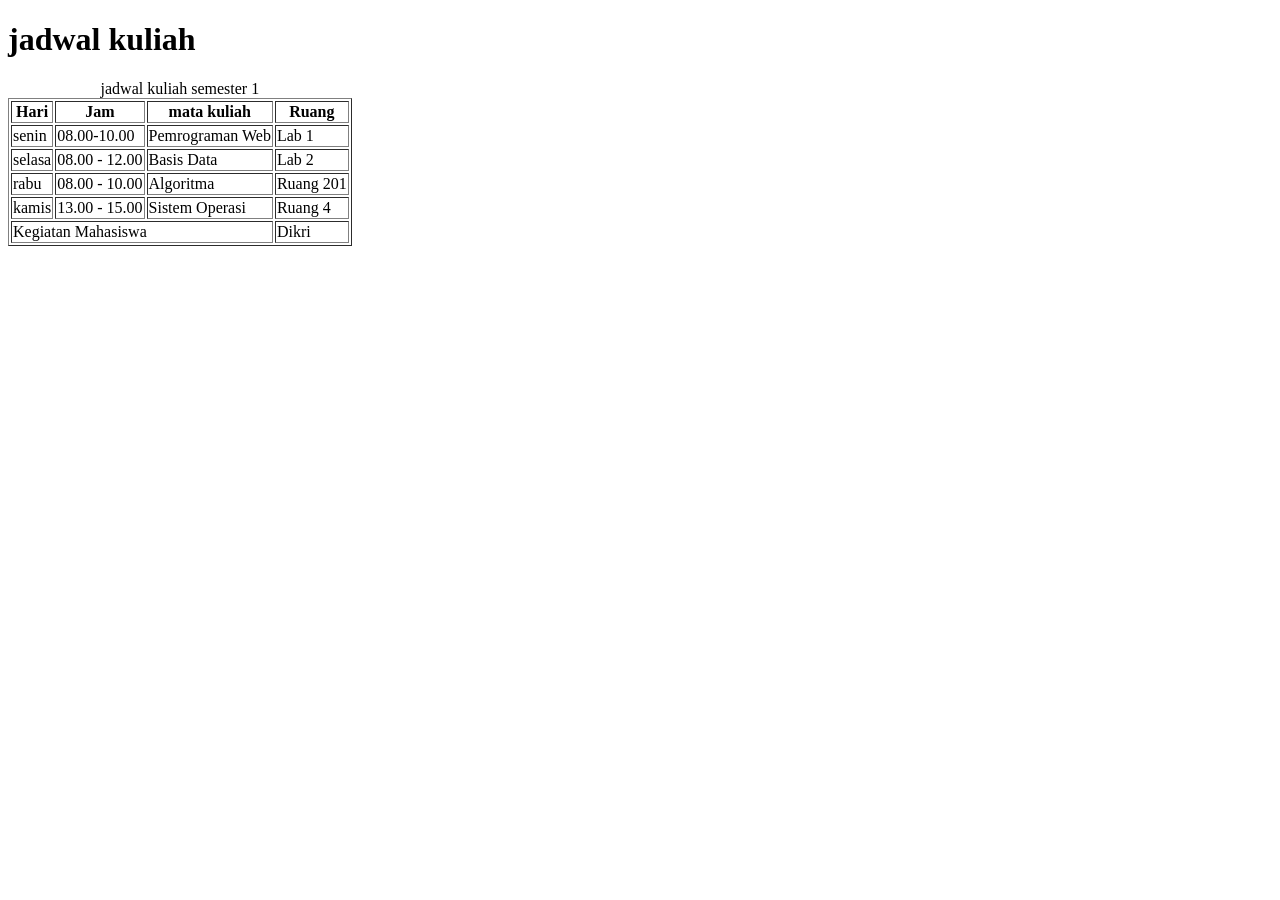
<file: coding2/index.html>
<!DOCTYPE html>
<html lang="en">
<head>
    <meta charset="UTF-8">
    <meta name="viewport" content="width=device-width, initial-scale=1.0">
    <title>Jadwal Kuliah</title>
</head>
<body>
    <h1>jadwal kuliah</h1>

    <table border="1">
        <caption>jadwal kuliah semester 1</caption>
        <thead>
            <tr>
                <th>Hari</th>
                <th>Jam</th>
                <th>mata kuliah</th>
                <th>Ruang</th>
            </tr>
        </thead>
        <tbody>
            <tr>
                <td>senin</td>
                <td>08.00-10.00</td>
                <td>Pemrograman Web</td>
                <td>Lab 1</td>
            </tr>
            <tr>
                <td>selasa</td>
                <td>08.00 - 12.00</td>
                <td>Basis Data</td>
                <td>Lab 2</td>
            </tr>
            <tr>
                <td>rabu</td>
                <td>08.00 - 10.00</td>
                <td>Algoritma</td>
                <td>Ruang 201</td>
            </tr>
            <tr>
                <td>kamis</td>
                <td>13.00 - 15.00</td>
                <td>Sistem Operasi</td>
                <td>Ruang 4</td>
            </tr>
            <tr>
                <td colspan="3">Kegiatan Mahasiswa</td>
                    <td>Dikri</td>
            </tr>
    </table>
</body>
</html></html>
</file>
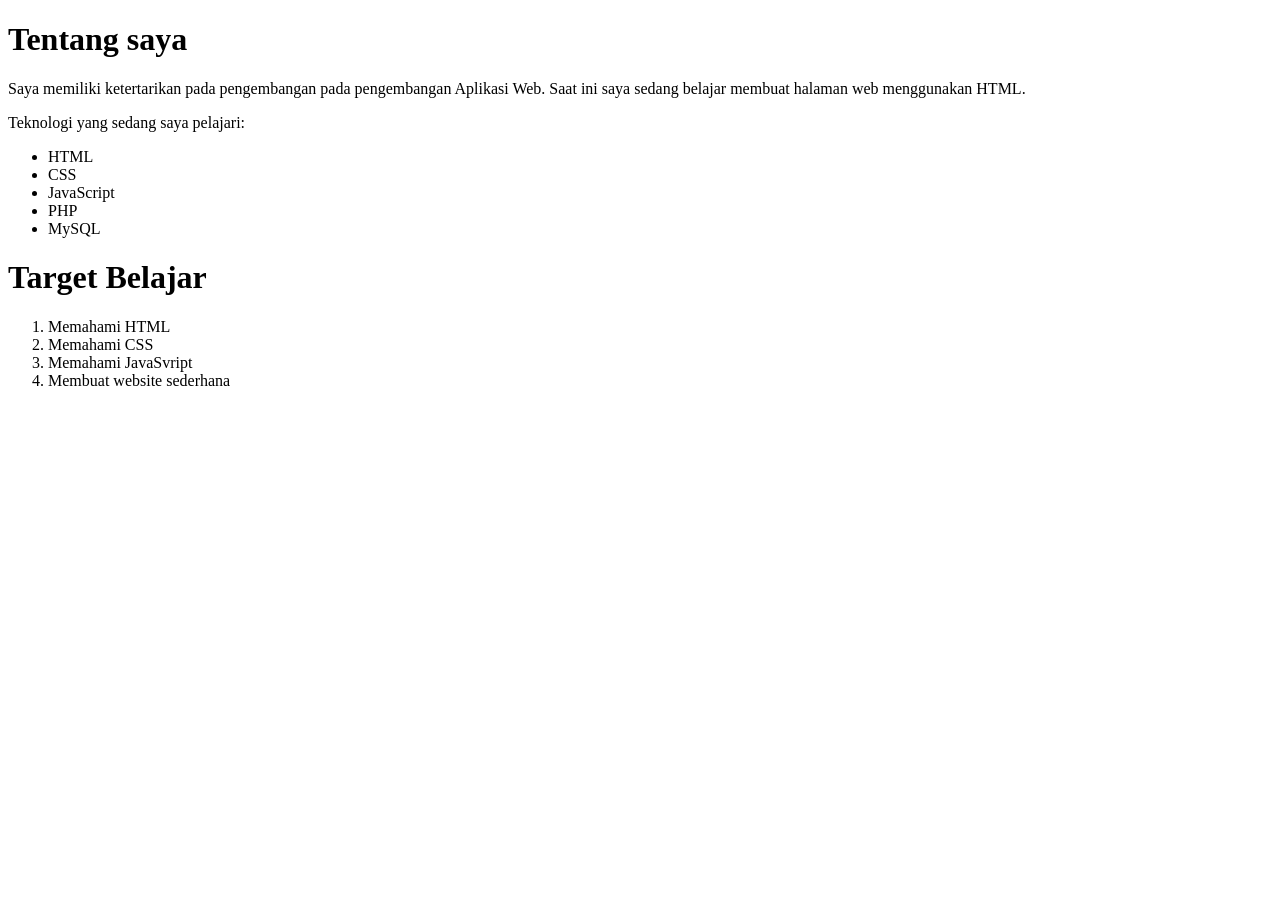
<file: Coding3/index.html>
<!DOCTYPE html>
<html lang="en">
<head>
    <meta charset="UTF-8">
    <meta name="viewport" content="width=device-width, initial-scale=1.0">
    <title>Tentang saya</title>
</head>
<body>
    
    <h1>Tentang saya</h1>

    <p>
        Saya memiliki ketertarikan pada pengembangan pada pengembangan Aplikasi Web.
        Saat ini saya sedang belajar membuat halaman web menggunakan HTML.
    </p>
    <p>
        Teknologi yang sedang saya pelajari:<P>
            <ul>
                <li>HTML</li>
                <li>CSS</li>
                <li>JavaScript</li>
                <li>PHP</li>
                <li>MySQL</li>
            </ul>

            <h1>Target Belajar</h1>
            <ol>
                <li>Memahami HTML</li>
                <li>Memahami CSS</li>
                <li>Memahami JavaSvript</li>
                <li>Membuat website sederhana</li>
            </ol>
</body>
</html>
</file>
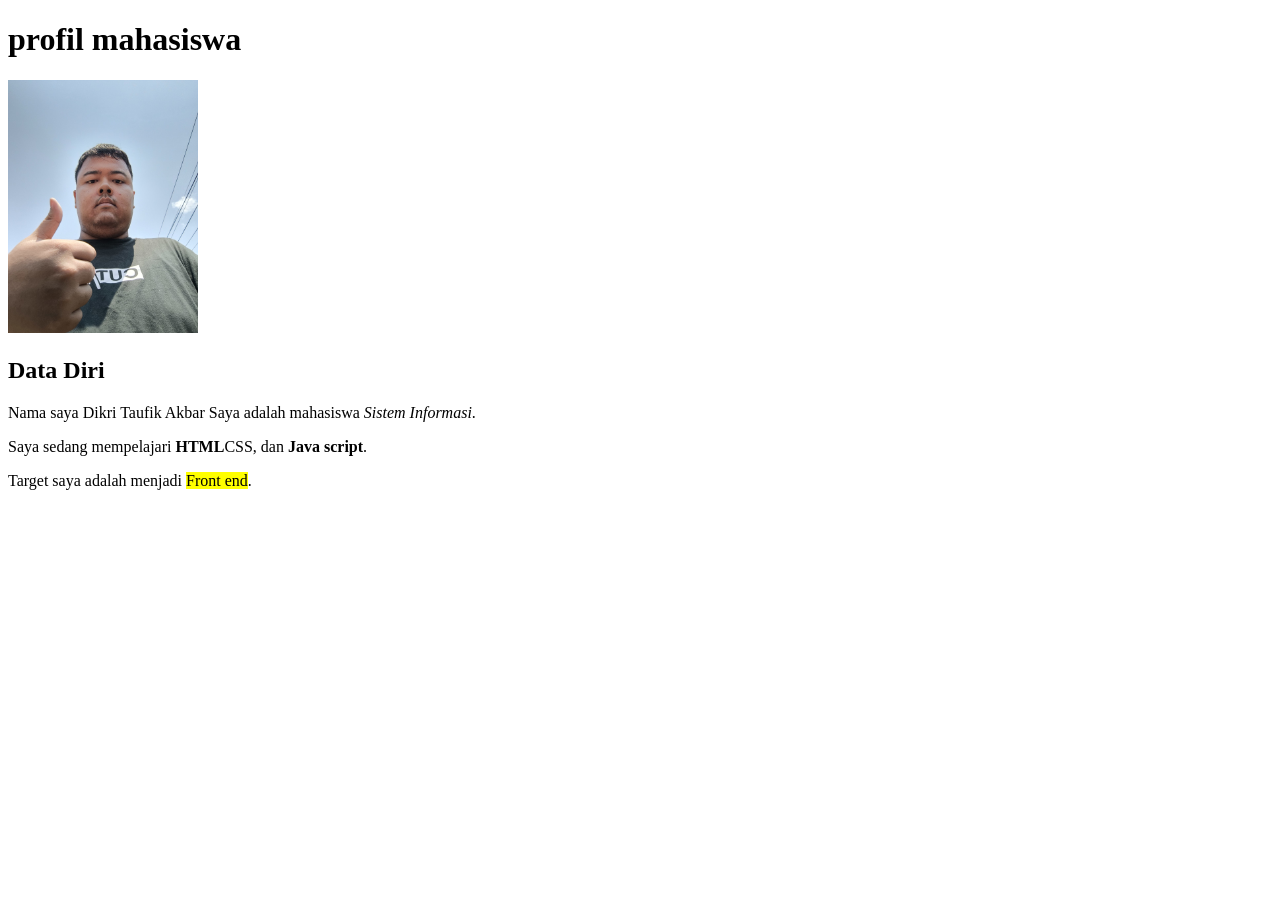
<file: Potofolio tugas/index.html>
<!DOCTYPE html>
<html lang="en">
<head>
    <meta charset="UTF-8">
    <meta name="viewport" content="width=device-width, initial-scale=1.0">
    <title>Profil mahasiswa</title>
</head>

<body>
    <h1>profil mahasiswa</h1>
    <!--foto profil-->
    <img src="foto_jpg.jpg.jpeg" alt="foto profil" width="190">
    
    <h2>Data Diri</h2>

    <p>
        Nama saya <stong>Dikri Taufik Akbar</stong>
        Saya adalah mahasiswa <em>Sistem Informasi</em>.
    </p>
<p>Saya sedang mempelajari <strong>HTML</strong>CSS</strong>, dan
    <strong>Java script</strong>.

</p>
<P>
    Target saya adalah menjadi <mark>Front end</mark>.
</P>
    
</body>
</html>
</file>
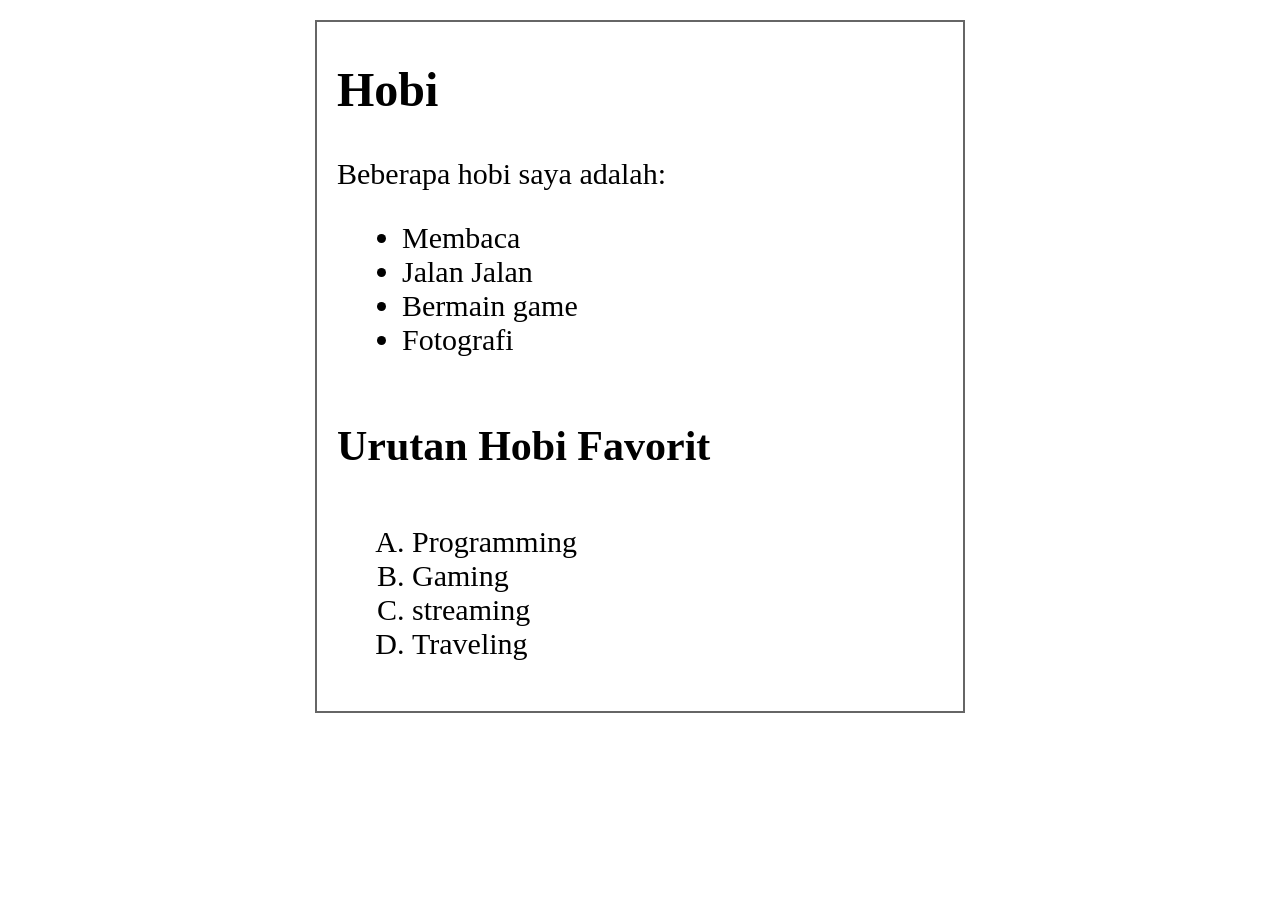
<file: coding 6/hobi.html>
<!DOCTYPE html>
<html lang="id">
<head>
    <meta charset="UTF-8">
    <meta name="viewport" content="width=device-width, initial-scale=1.0">
    <title>Hobi</title>

    <style>
        .kotak {
            border: 2px solid #666;
            padding: 20px;
            width: 650px;
            max-width: 90%;
            margin: 20px auto;
            box-sizing: border-box;
        }

        h1 {
            font-size: 48px;
            margin-top: 20px;
            margin-bottom: 40px;
        }

        p {
            font-size: 30px;
        }

        ul {
            font-size: 30px;
            margin-left: 25px;
            margin-bottom: 65px;
        }

        h2 {
            font-size: 42px;
            margin-bottom: 55px;
        }

        ol {
            font-size: 30px;
            list-style-type: upper-alpha;
            margin-left: 35px;
        }

        @media (max-width: 600px) {
            .kotak {
                width: 95%;
                padding: 15px;
            }

            h1 {
                font-size: 38px;
            }

            p, ul, ol {
                font-size: 24px;
            }

            h2 {
                font-size: 32px;
            }
        }
    </style>
</head>

<body>

    <div class="kotak">

        <h1>Hobi</h1>

        <p>Beberapa hobi saya adalah:</p>

        <ul>
            <li>Membaca</li>
            <li>Jalan Jalan</li>
            <li>Bermain game</li>
            <li>Fotografi</li>
        </ul>

        <h2>Urutan Hobi Favorit</h2>

        <ol>
            <li>Programming</li>
            <li>Gaming</li>
            <li>streaming</li>
            <li>Traveling</li>
        </ol>

    </div>

</body>
</html>
</file>
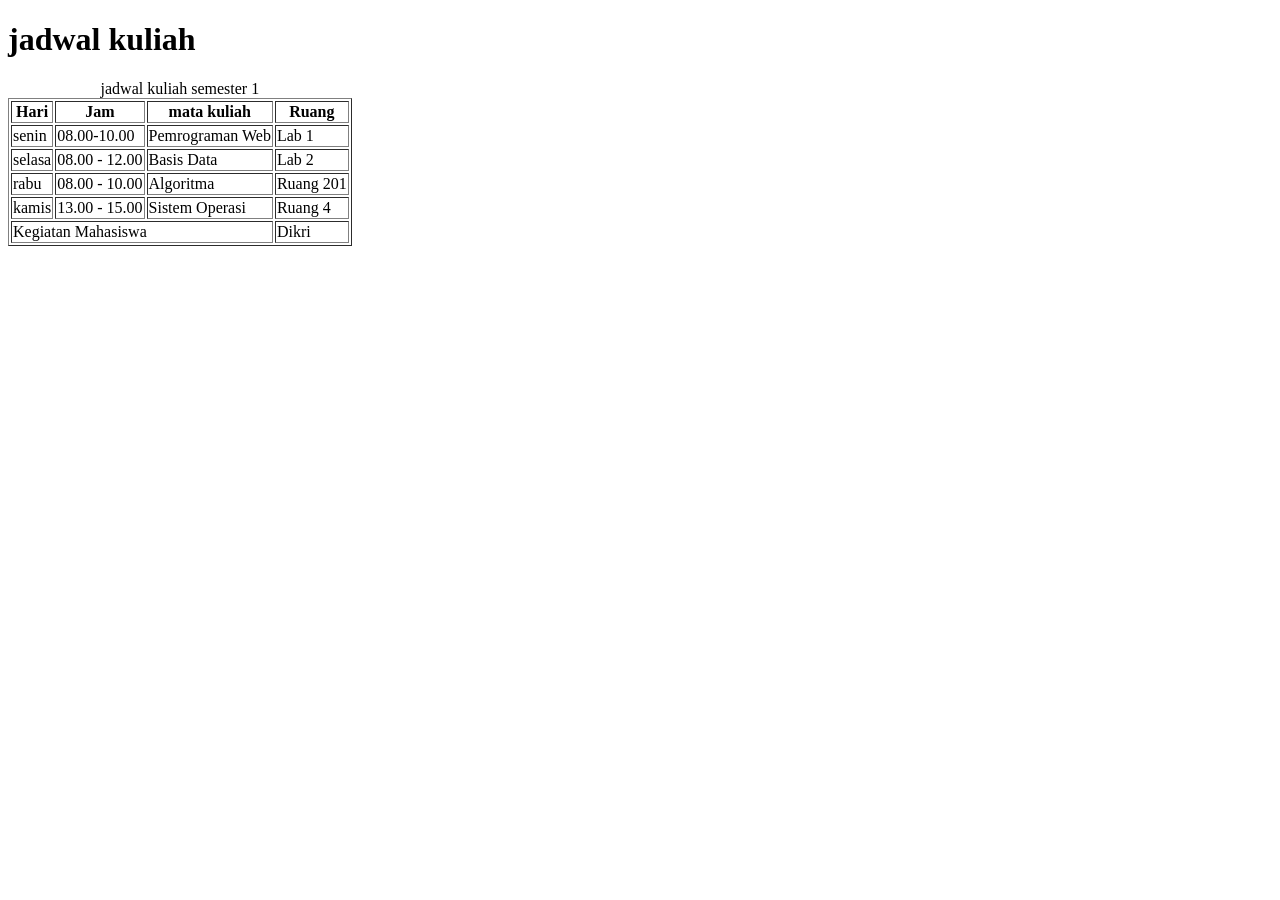
<file: coding2/JadwalKuliah.html>
<!DOCTYPE html>
<html lang="en">
<head>
    <meta charset="UTF-8">
    <meta name="viewport" content="width=device-width, initial-scale=1.0">
    <title>Jadwal Kuliah</title>
</head>
<body>
    <h1>jadwal kuliah</h1>

    <table border="1">
        <caption>jadwal kuliah semester 1</caption>
        <thead>
            <tr>
                <th>Hari</th>
                <th>Jam</th>
                <th>mata kuliah</th>
                <th>Ruang</th>
            </tr>
        </thead>
        <tbody>
            <tr>
                <td>senin</td>
                <td>08.00-10.00</td>
                <td>Pemrograman Web</td>
                <td>Lab 1</td>
            </tr>
            <tr>
                <td>selasa</td>
                <td>08.00 - 12.00</td>
                <td>Basis Data</td>
                <td>Lab 2</td>
            </tr>
            <tr>
                <td>rabu</td>
                <td>08.00 - 10.00</td>
                <td>Algoritma</td>
                <td>Ruang 201</td>
            </tr>
            <tr>
                <td>kamis</td>
                <td>13.00 - 15.00</td>
                <td>Sistem Operasi</td>
                <td>Ruang 4</td>
            </tr>
            <tr>
                <td colspan="3">Kegiatan Mahasiswa</td>
                    <td>Dikri</td>
            </tr>
    </table>
</body>
</html></html>
</file>
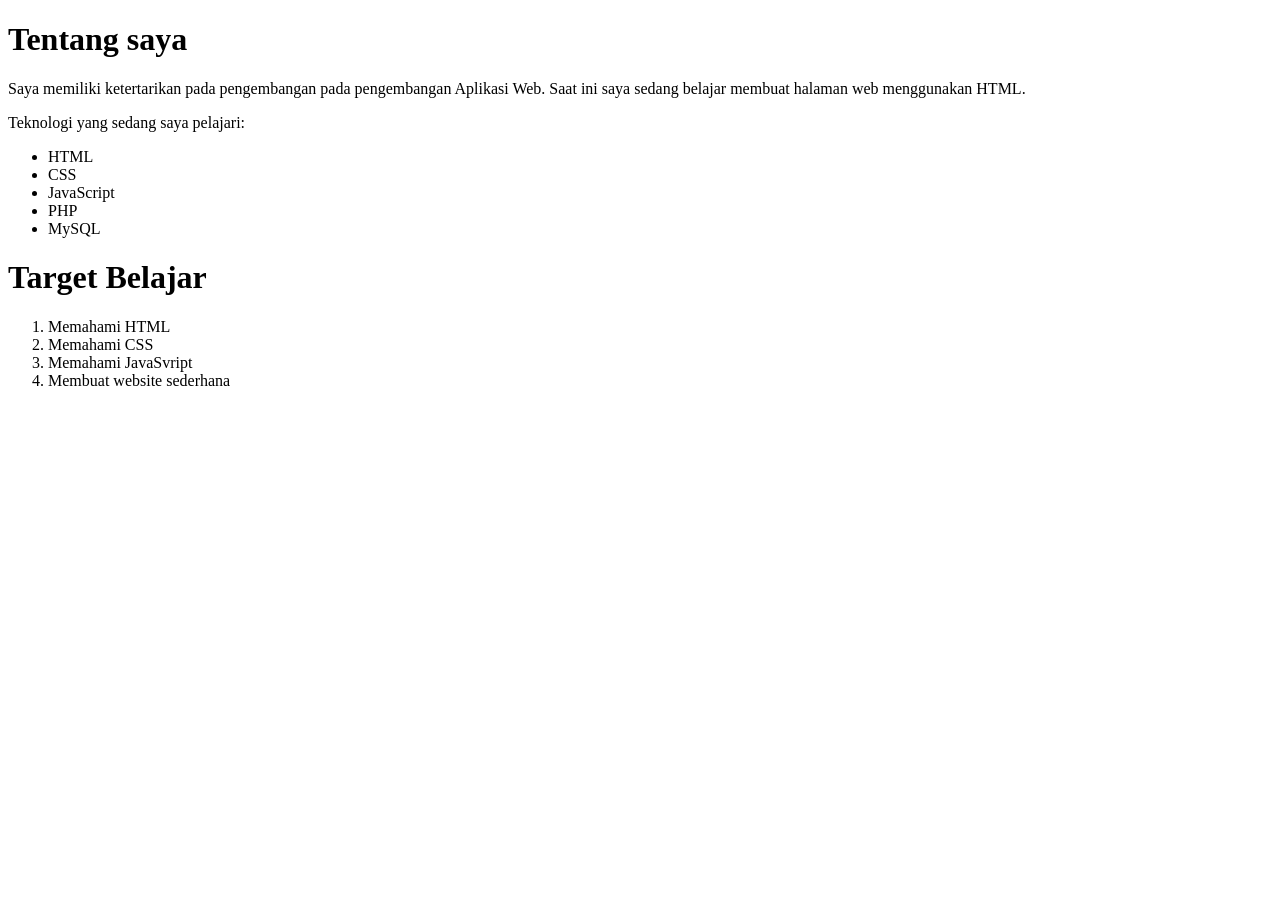
<file: Coding3/Aboutme.html>
<!DOCTYPE html>
<html lang="en">
<head>
    <meta charset="UTF-8">
    <meta name="viewport" content="width=device-width, initial-scale=1.0">
    <title>Tentang saya</title>
</head>
<body>
    
    <h1>Tentang saya</h1>

    <p>
        Saya memiliki ketertarikan pada pengembangan pada pengembangan Aplikasi Web.
        Saat ini saya sedang belajar membuat halaman web menggunakan HTML.
    </p>
    <p>
        Teknologi yang sedang saya pelajari:<P>
            <ul>
                <li>HTML</li>
                <li>CSS</li>
                <li>JavaScript</li>
                <li>PHP</li>
                <li>MySQL</li>
            </ul>

            <h1>Target Belajar</h1>
            <ol>
                <li>Memahami HTML</li>
                <li>Memahami CSS</li>
                <li>Memahami JavaSvript</li>
                <li>Membuat website sederhana</li>
            </ol>
</body>
</html>
</file>
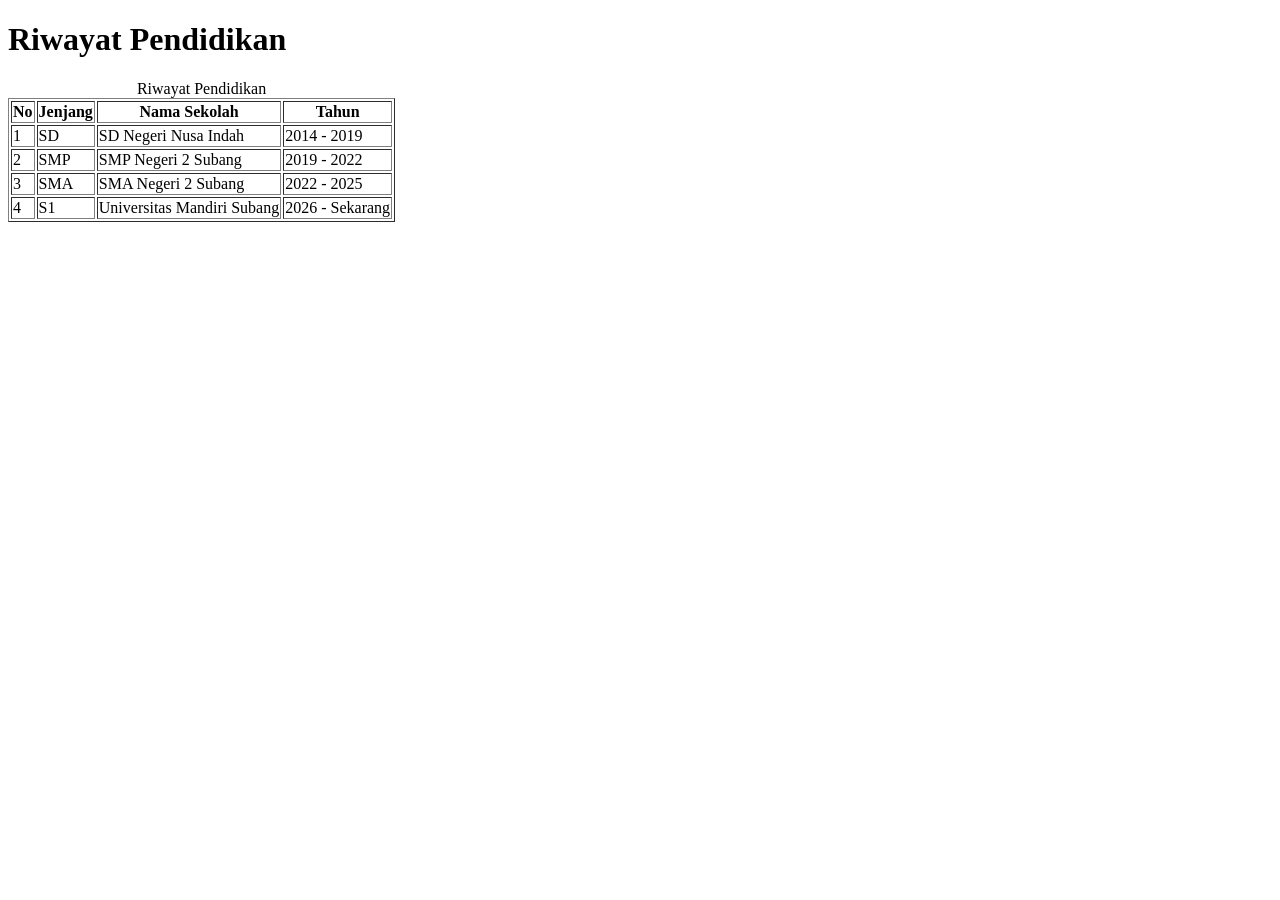
<file: Coding4/Education.html>
<!DOCTYPE html>
<html lang="id">
<head>
    <meta charset="UTF-8">
    <meta name="viewport" content="width=device-width, initial-scale=1.0">
    <title>Riwayat Pendidikan</title>
</head>
<body>

    <h1>Riwayat Pendidikan</h1>

    <table border="1">
        <caption>Riwayat Pendidikan</caption>

        <thead>
            <tr>
                <th>No</th>
                <th>Jenjang</th>
                <th>Nama Sekolah</th>
                <th>Tahun</th>
            </tr>
        </thead>

        <tbody>
            <tr>
                <td>1</td>
                <td>SD</td>
                <td>SD Negeri Nusa Indah</td>
                <td>2014 - 2019</td>
            </tr>

            <tr>
                <td>2</td>
                <td>SMP</td>
                <td>SMP Negeri 2 Subang</td>
                <td>2019 - 2022</td>
            </tr>

            <tr>
                <td>3</td>
                <td>SMA</td>
                <td>SMA Negeri 2 Subang</td>
                <td>2022 - 2025</td>
            </tr>

            <tr>
                <td>4</td>
                <td>S1</td>
                <td>Universitas Mandiri Subang</td>
                <td>2026 - Sekarang</td>
            </tr>
        </tbody>
    </table>

</body>
</html>
</file>
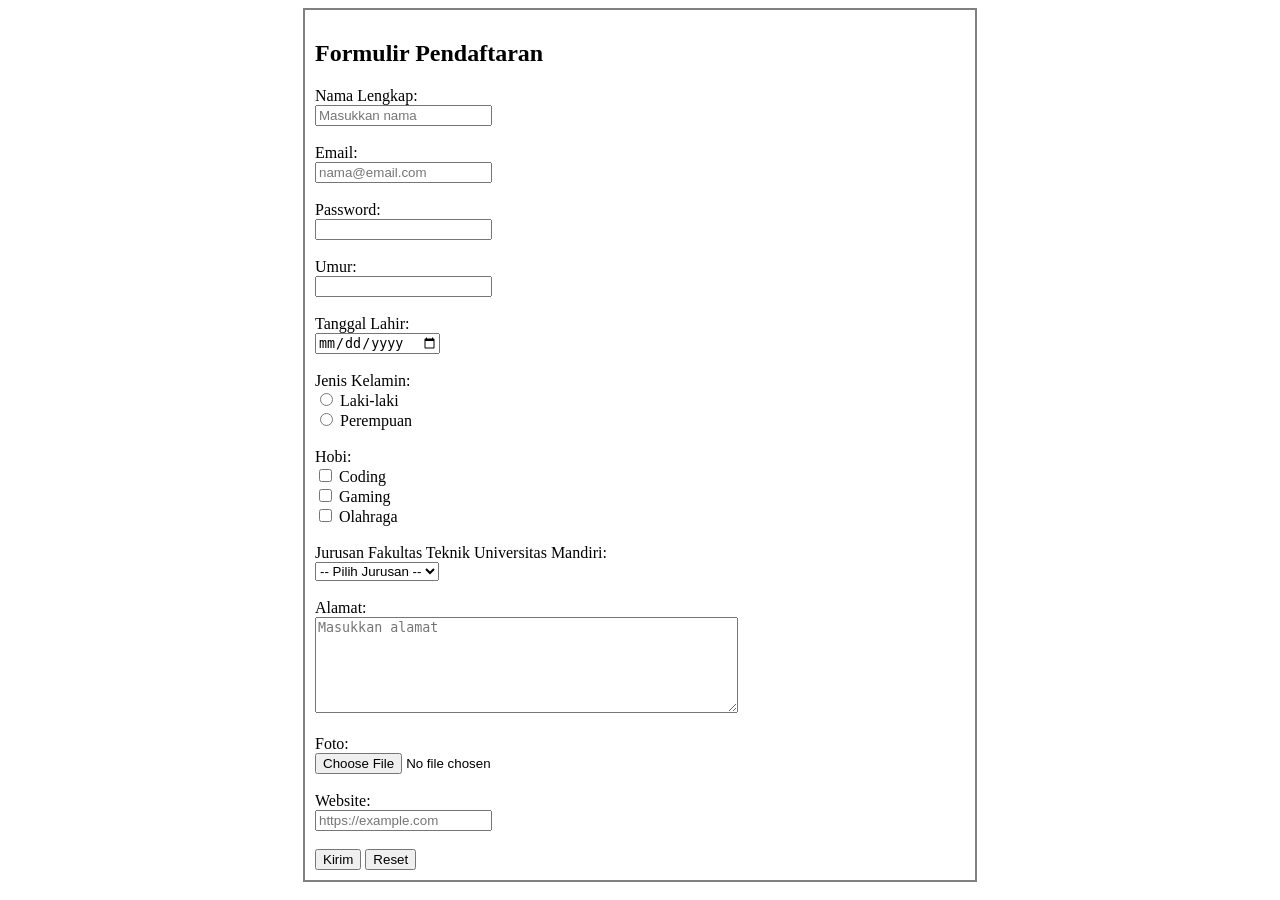
<file: Coding5/Form.html>
<!DOCTYPE html>
<html lang="id">
<head>
    <meta charset="UTF-8">
    <meta name="viewport" content="width=device-width, initial-scale=1.0">
    <title>Formulir Pendaftaran</title>
</head>
<body>

    <div style="border: 2px solid gray; padding: 10px; width: 650px; max-width: 90%; margin: auto;">

        <h2>Formulir Pendaftaran</h2>

        <form action="#" method="post" enctype="multipart/form-data">

            <label for="nama">Nama Lengkap:</label><br>
            <input type="text" id="nama" name="nama"
                   placeholder="Masukkan nama" required>
            <br><br>

            <label for="email">Email:</label><br>
            <input type="email" id="email" name="email"
                   placeholder="nama@email.com" required>
            <br><br>

            <label for="password">Password:</label><br>
            <input type="password" id="password" name="password" required>
            <br><br>

            <label for="umur">Umur:</label><br>
            <input type="number" id="umur" name="umur" min="1">
            <br><br>

            <label for="tanggal">Tanggal Lahir:</label><br>
            <input type="date" id="tanggal" name="tanggal_lahir" required>
            <br><br>

            Jenis Kelamin:<br>
            <input type="radio" id="laki" name="jenis_kelamin"
                   value="Laki-laki" required>
            <label for="laki">Laki-laki</label><br>

            <input type="radio" id="perempuan" name="jenis_kelamin"
                   value="Perempuan">
            <label for="perempuan">Perempuan</label>
            <br><br>

            Hobi:<br>
            <input type="checkbox" id="coding" name="hobi[]" value="Coding">
            <label for="coding">Coding</label><br>

            <input type="checkbox" id="gaming" name="hobi[]" value="Gaming">
            <label for="gaming">Gaming</label><br>

            <input type="checkbox" id="olahraga" name="hobi[]" value="Olahraga">
            <label for="olahraga">Olahraga</label>
            <br><br>

            <label for="jurusan">Jurusan Fakultas Teknik Universitas Mandiri:</label><br>

            <select id="jurusan" name="jurusan" required>
                <option value="">-- Pilih Jurusan --</option>
                <option value="Informatika">Informatika</option>
                <option value="Sistem Informasi">Sistem Informasi</option>
                <option value="Teknik Industri">Teknik Industri</option>
                <option value="Teknik Sipil">Teknik Sipil</option>
                <option value="Teknik Elektro">Teknik Elektro</option>
            </select>
            <br><br>

            <label for="alamat">Alamat:</label><br>
            <textarea id="alamat" name="alamat"
                      rows="6" cols="50"
                      placeholder="Masukkan alamat" required></textarea>
            <br><br>

            <label for="foto">Foto:</label><br>
            <input type="file" id="foto" name="foto" accept="image/*">
            <br><br>

            <label for="website">Website:</label><br>
            <input type="url" id="website" name="website"
                   placeholder="https://example.com">
            <br><br>

            <button type="submit">Kirim</button>
            <button type="reset">Reset</button>

        </form>
    </div>

</body>
</html>
</file>
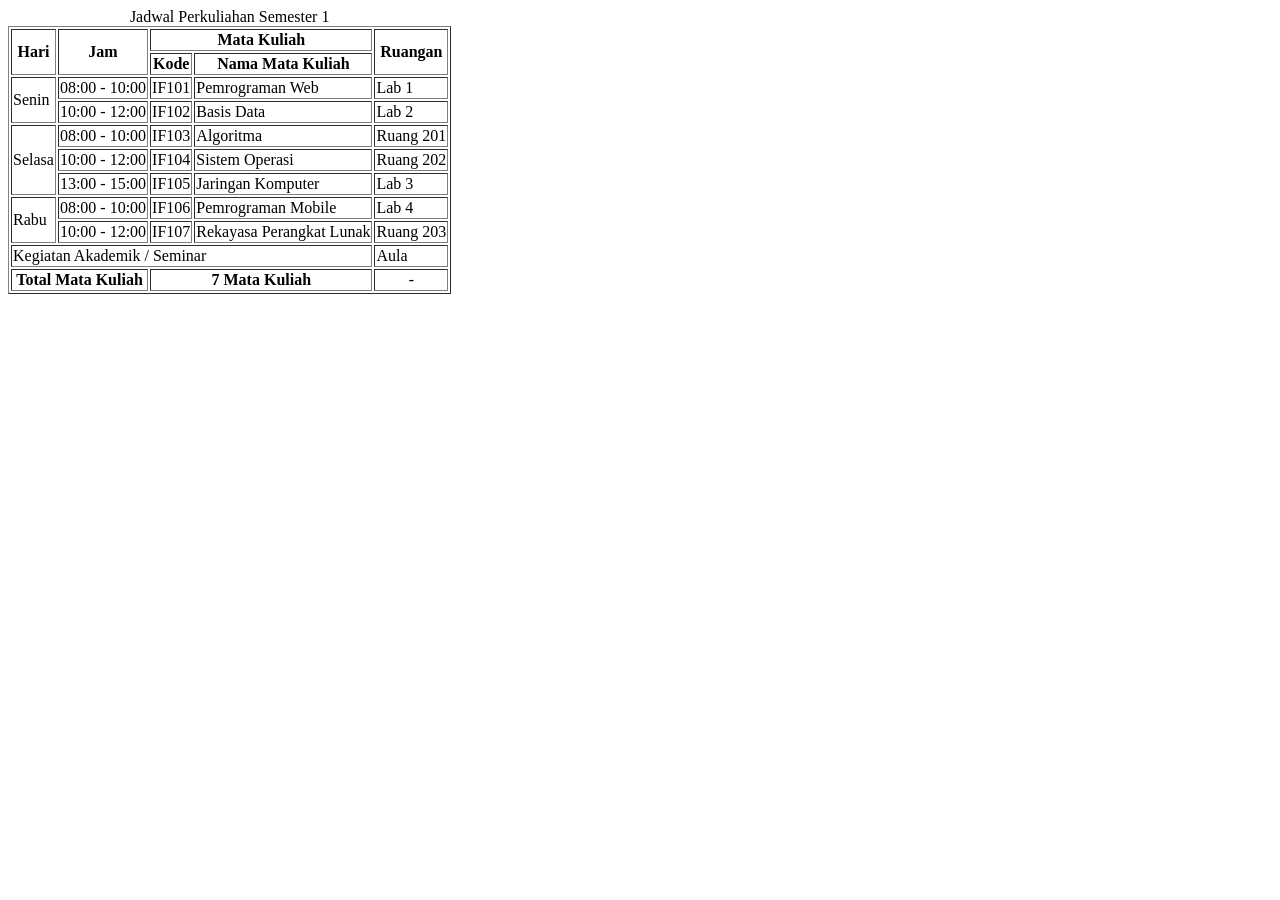
<file: Coding7/table1.html>
<!DOCTYPE html>
<html lang="id">
<head>
    <meta charset="UTF-8">
    <title>Jadwal Perkuliahan</title>
</head>
<body>

    <table border="1">
        <caption>Jadwal Perkuliahan Semester 1</caption>

        <thead>
            <tr>
                <th rowspan="2">Hari</th>
                <th rowspan="2">Jam</th>
                <th colspan="2">Mata Kuliah</th>
                <th rowspan="2">Ruangan</th>
            </tr>
            <tr>
                <th>Kode</th>
                <th>Nama Mata Kuliah</th>
            </tr>
        </thead>

        <tbody>
            <tr>
                <td rowspan="2">Senin</td>
                <td>08:00 - 10:00</td>
                <td>IF101</td>
                <td>Pemrograman Web</td>
                <td>Lab 1</td>
            </tr>
            <tr>
                <td>10:00 - 12:00</td>
                <td>IF102</td>
                <td>Basis Data</td>
                <td>Lab 2</td>
            </tr>

            <tr>
                <td rowspan="3">Selasa</td>
                <td>08:00 - 10:00</td>
                <td>IF103</td>
                <td>Algoritma</td>
                <td>Ruang 201</td>
            </tr>
            <tr>
                <td>10:00 - 12:00</td>
                <td>IF104</td>
                <td>Sistem Operasi</td>
                <td>Ruang 202</td>
            </tr>
            <tr>
                <td>13:00 - 15:00</td>
                <td>IF105</td>
                <td>Jaringan Komputer</td>
                <td>Lab 3</td>
            </tr>

            <tr>
                <td rowspan="2">Rabu</td>
                <td>08:00 - 10:00</td>
                <td>IF106</td>
                <td>Pemrograman Mobile</td>
                <td>Lab 4</td>
            </tr>
            <tr>
                <td>10:00 - 12:00</td>
                <td>IF107</td>
                <td>Rekayasa Perangkat Lunak</td>
                <td>Ruang 203</td>
            </tr>

            <tr>
                <td colspan="4">Kegiatan Akademik / Seminar</td>
                <td>Aula</td>
            </tr>

            <tr>
                <th colspan="2">Total Mata Kuliah</th>
                <th colspan="2">7 Mata Kuliah</th>
                <td align="center">-</td>
            </tr>
        </tbody>
    </table>

</body>
</html>
</file>
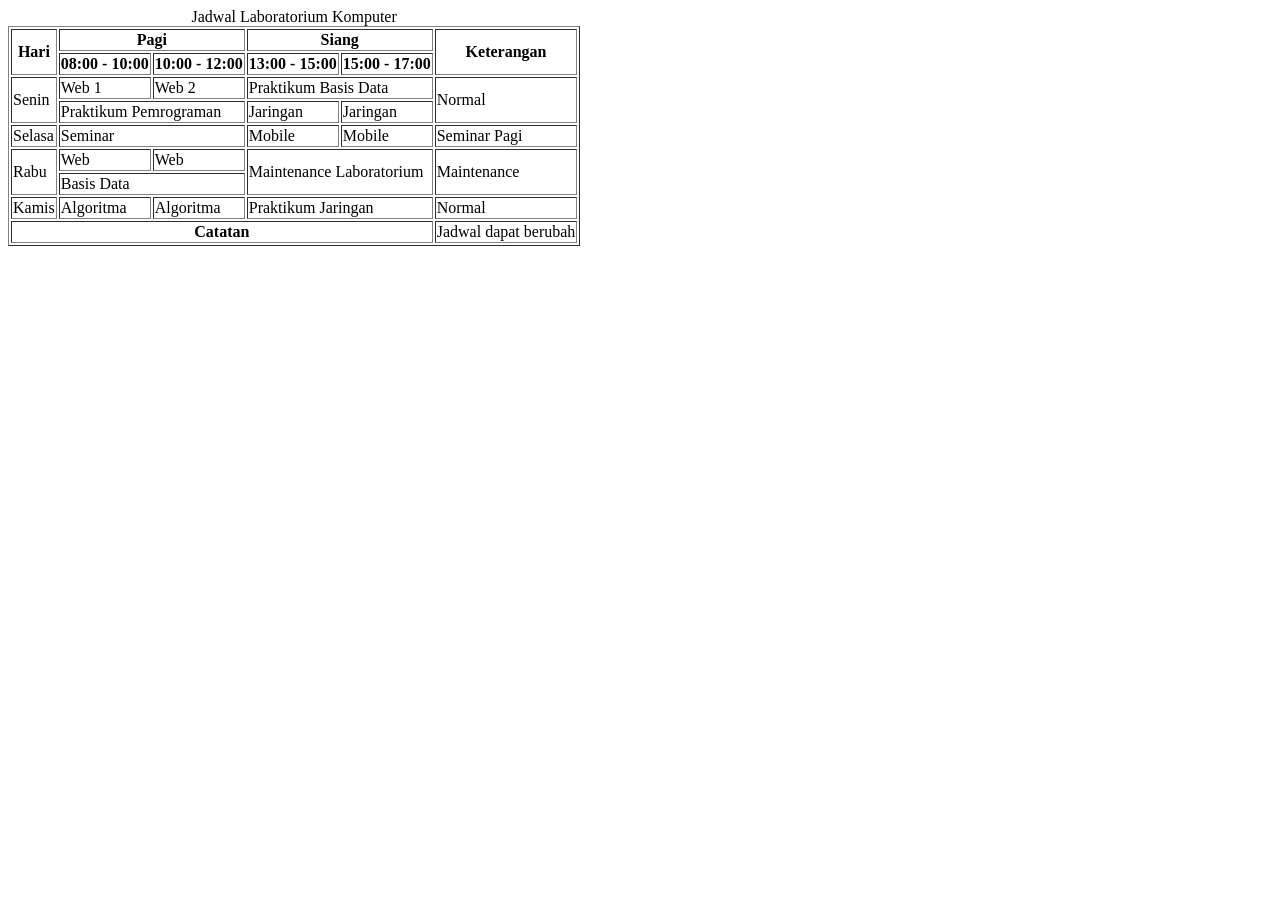
<file: Coding8/table2.html>
<!DOCTYPE html>
<html lang="id">
<head>
    <meta charset="UTF-8">
    <title>Jadwal Laboratorium Komputer</title>
</head>
<body>

    <table border="1">
        <caption>Jadwal Laboratorium Komputer</caption>

        <thead>
            <tr>
                <th rowspan="2">Hari</th>
                <th colspan="2">Pagi</th>
                <th colspan="2">Siang</th>
                <th rowspan="2">Keterangan</th>
            </tr>
            <tr>
                <th>08:00 - 10:00</th>
                <th>10:00 - 12:00</th>
                <th>13:00 - 15:00</th>
                <th>15:00 - 17:00</th>
            </tr>
        </thead>

        <tbody>
            <tr>
                <td rowspan="2">Senin</td>
                <td>Web 1</td>
                <td>Web 2</td>
                <td colspan="2">Praktikum Basis Data</td>
                <td rowspan="2">Normal</td>
            </tr>
            <tr>
                <td colspan="2">Praktikum Pemrograman</td>
                <td>Jaringan</td>
                <td>Jaringan</td>
            </tr>

            <tr>
                <td>Selasa</td>
                <td colspan="2">Seminar</td>
                <td>Mobile</td>
                <td>Mobile</td>
                <td>Seminar Pagi</td>
            </tr>

            <tr>
                <td rowspan="2">Rabu</td>
                <td>Web</td>
                <td>Web</td>
                <td rowspan="2" colspan="2">
                    Maintenance Laboratorium
                </td>
                <td rowspan="2">Maintenance</td>
            </tr>
            <tr>
                <td colspan="2">Basis Data</td>
            </tr>

            <tr>
                <td>Kamis</td>
                <td>Algoritma</td>
                <td>Algoritma</td>
                <td colspan="2">Praktikum Jaringan</td>
                <td>Normal</td>
            </tr>

            <tr>
                <th colspan="5">Catatan</th>
                <td>Jadwal dapat berubah</td>
            </tr>
        </tbody>
    </table>

</body>
</html>
</file>
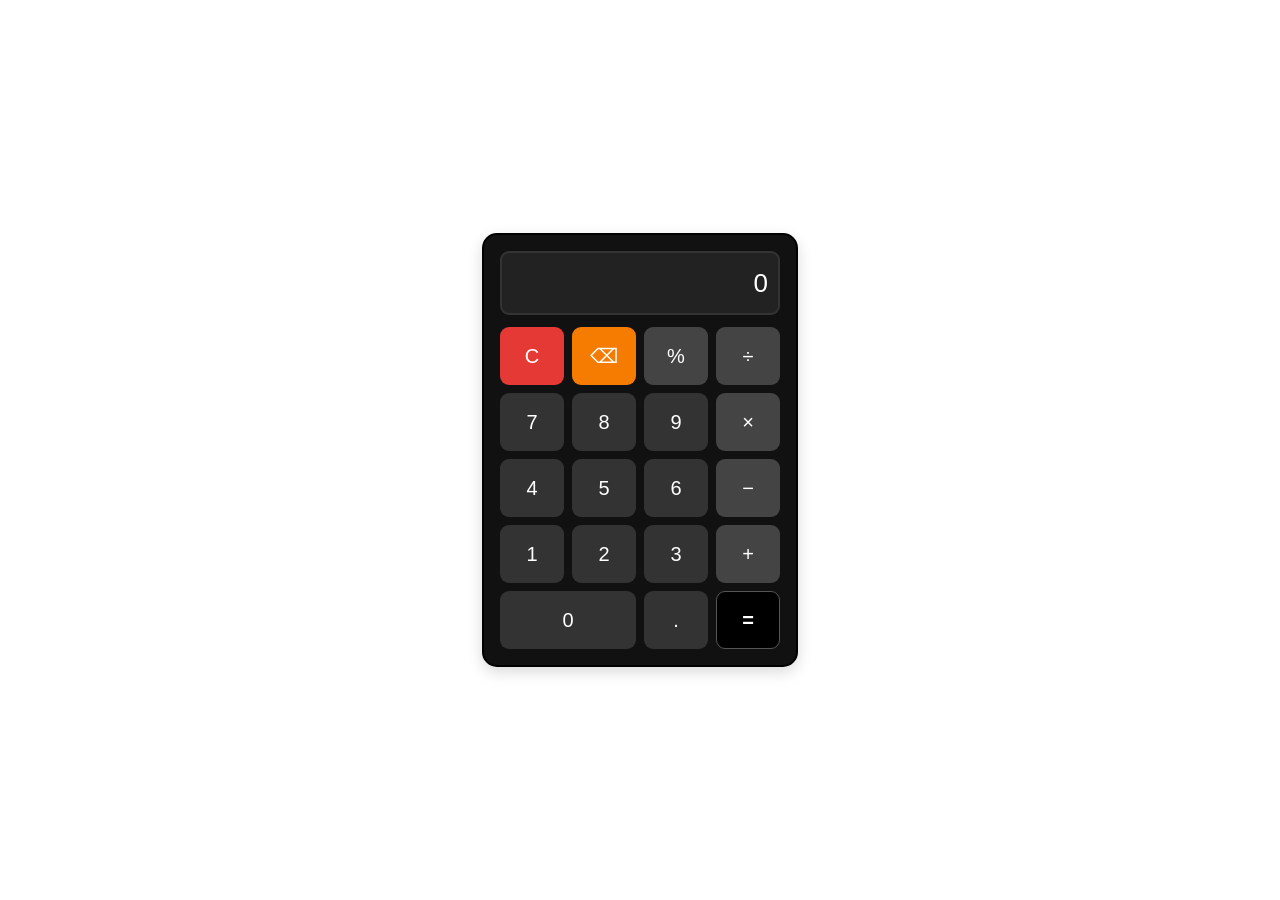
<file: kalkulator-html-css/kalkulator.html>
<!DOCTYPE html>
<html lang="id">
<head>
    <meta charset="UTF-8">
    <meta name="viewport" content="width=device-width, initial-scale=1.0">
    <title>Kalkulator</title>
    <link rel="stylesheet" href="kalkulator.css">
</head>
<body>

    <div class="calculator">
        <input type="text" id="display" value="0" readonly>

        <div class="buttons">
            <button class="clear" onclick="hapusSemua()">C</button>
            <button class="delete" onclick="hapusSatu()">⌫</button>
            <button class="operator" onclick="persen()">%</button>
            <button class="operator" onclick="pilihOperator('/')">÷</button>

            <button onclick="masukkan('7')">7</button>
            <button onclick="masukkan('8')">8</button>
            <button onclick="masukkan('9')">9</button>
            <button class="operator" onclick="pilihOperator('*')">×</button>

            <button onclick="masukkan('4')">4</button>
            <button onclick="masukkan('5')">5</button>
            <button onclick="masukkan('6')">6</button>
            <button class="operator" onclick="pilihOperator('-')">−</button>

            <button onclick="masukkan('1')">1</button>
            <button onclick="masukkan('2')">2</button>
            <button onclick="masukkan('3')">3</button>
            <button class="operator" onclick="pilihOperator('+')">+</button>

            <button class="nol" onclick="masukkan('0')">0</button>
            <button onclick="masukkan('.')">.</button>
            <button class="hasil" onclick="hitung()">=</button>
        </div>
    </div>

    <script>
        const display = document.getElementById("display");

        let angkaPertama = null;
        let operator = null;
        let angkaBaru = false;

        function masukkan(angka) {
            if (display.value === "Error") {
                display.value = "0";
            }

            if (angkaBaru) {
                display.value = angka === "." ? "0." : angka;
                angkaBaru = false;
                return;
            }

            if (angka === "." && display.value.includes(".")) return;

            if (display.value === "0" && angka !== ".") {
                display.value = angka;
            } else {
                display.value += angka;
            }
        }

        function pilihOperator(op) {
            if (display.value === "Error") return;

            if (operator !== null && !angkaBaru) {
                hitung();
            }

            angkaPertama = parseFloat(display.value);
            operator = op;
            angkaBaru = true;
        }

        function hitung() {
            if (operator === null || angkaPertama === null) return;

            const angkaKedua = parseFloat(display.value);
            let hasil;

            switch (operator) {
                case "+": hasil = angkaPertama + angkaKedua; break;
                case "-": hasil = angkaPertama - angkaKedua; break;
                case "*": hasil = angkaPertama * angkaKedua; break;
                case "/":
                    hasil = angkaKedua === 0
                        ? NaN
                        : angkaPertama / angkaKedua;
                    break;
            }

            display.value = Number.isFinite(hasil)
                ? String(Number(hasil.toPrecision(12)))
                : "Error";

            angkaPertama = null;
            operator = null;
            angkaBaru = true;
        }

        function hapusSemua() {
            display.value = "0";
            angkaPertama = null;
            operator = null;
            angkaBaru = false;
        }

        function hapusSatu() {
            if (display.value === "Error" || angkaBaru) {
                display.value = "0";
                angkaBaru = false;
                return;
            }

            display.value = display.value.length > 1
                ? display.value.slice(0, -1)
                : "0";
        }

        function persen() {
            if (display.value !== "Error") {
                display.value = String(parseFloat(display.value) / 100);
                angkaBaru = true;
            }
        }
    </script>

</body>
</html>
</file>
<file: kalkulator-html-css/kalkulator.css>
* {
    margin: 0;
    padding: 0;
    box-sizing: border-box;
}

body {
    min-height: 100vh;
    display: flex;
    justify-content: center;
    align-items: center;
    background-color: #ffffff;
    font-family: Arial, sans-serif;
}

.calculator {
    width: 316px;
    padding: 16px;
    background-color: #111111;
    border: 2px solid #000000;
    border-radius: 15px;
    box-shadow: 0 5px 15px rgba(0, 0, 0, 0.15);
}

#display {
    width: 100%;
    height: 64px;
    margin-bottom: 12px;
    padding: 10px;
    border: 2px solid #333333;
    border-radius: 9px;
    background-color: #222222;
    color: #ffffff;
    font-size: 26px;
    text-align: right;
    outline: none;
}

.buttons {
    display: grid;
    grid-template-columns: repeat(4, 1fr);
    gap: 8px;
}

button {
    height: 58px;
    border: none;
    border-radius: 9px;
    background-color: #333333;
    color: #ffffff;
    font-size: 20px;
    cursor: pointer;
    transition: 0.2s;
}

button:hover {
    background-color: #505050;
}

button:active {
    transform: scale(0.95);
}

.clear {
    background-color: #e53935;
}

.clear:hover {
    background-color: #c62828;
}

.delete {
    background-color: #f57c00;
}

.delete:hover {
    background-color: #e66d00;
}

.operator {
    background-color: #444444;
}

.operator:hover {
    background-color: #606060;
}

.nol {
    grid-column: span 2;
}

.hasil {
    background-color: #000000;
    border: 1px solid #555555;
    font-weight: bold;
}

.hasil:hover {
    background-color: #222222;
}
</file>
